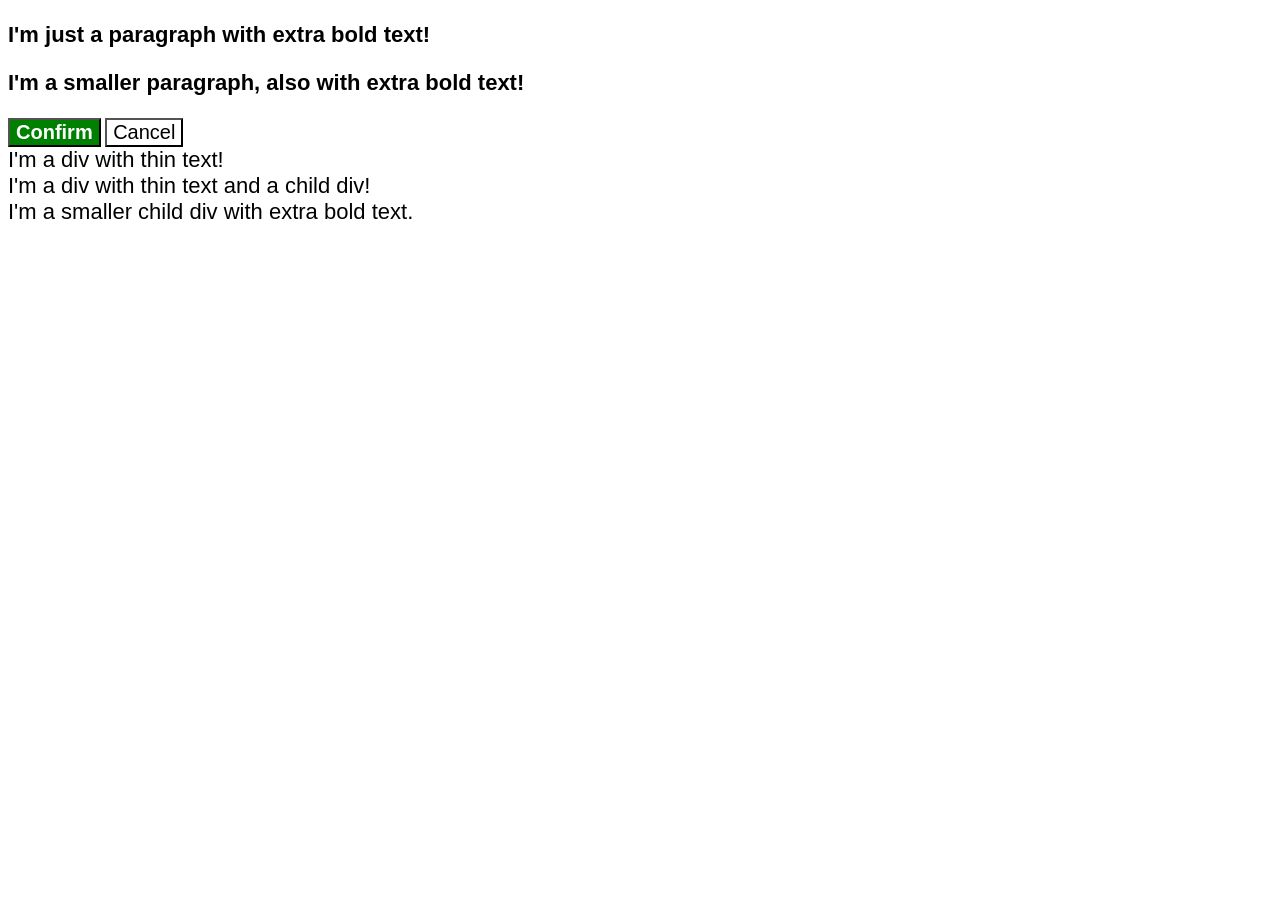
<file: cascade_01/index.html>
<!DOCTYPE html>
<html lang="en">
  <head>
    <meta charset="UTF-8">
    <meta http-equiv="X-UA-Compatible" content="IE=edge">
    <meta name="viewport" content="width=device-width, initial-scale=1.0">
    <title>Fix the Cascade</title>
    <link rel="stylesheet" href="style.css">
  </head>
  <body>
    <p class="para">I'm just a paragraph with extra bold text!</p>
    <p class="para small-para">I'm a smaller paragraph, also with extra bold text!</p>

    <button id="confirm-button" class="button confirm">Confirm</button>
    <button id="cancel-button" class="button cancel">Cancel</button>

    <div class="text">I'm a div with thin text!</div>
    <div class="text">I'm a div with thin text and a child div!
      <div class="text child">I'm a smaller child div with extra bold text.</div>
    </div>
  </body>
</html>
</file>
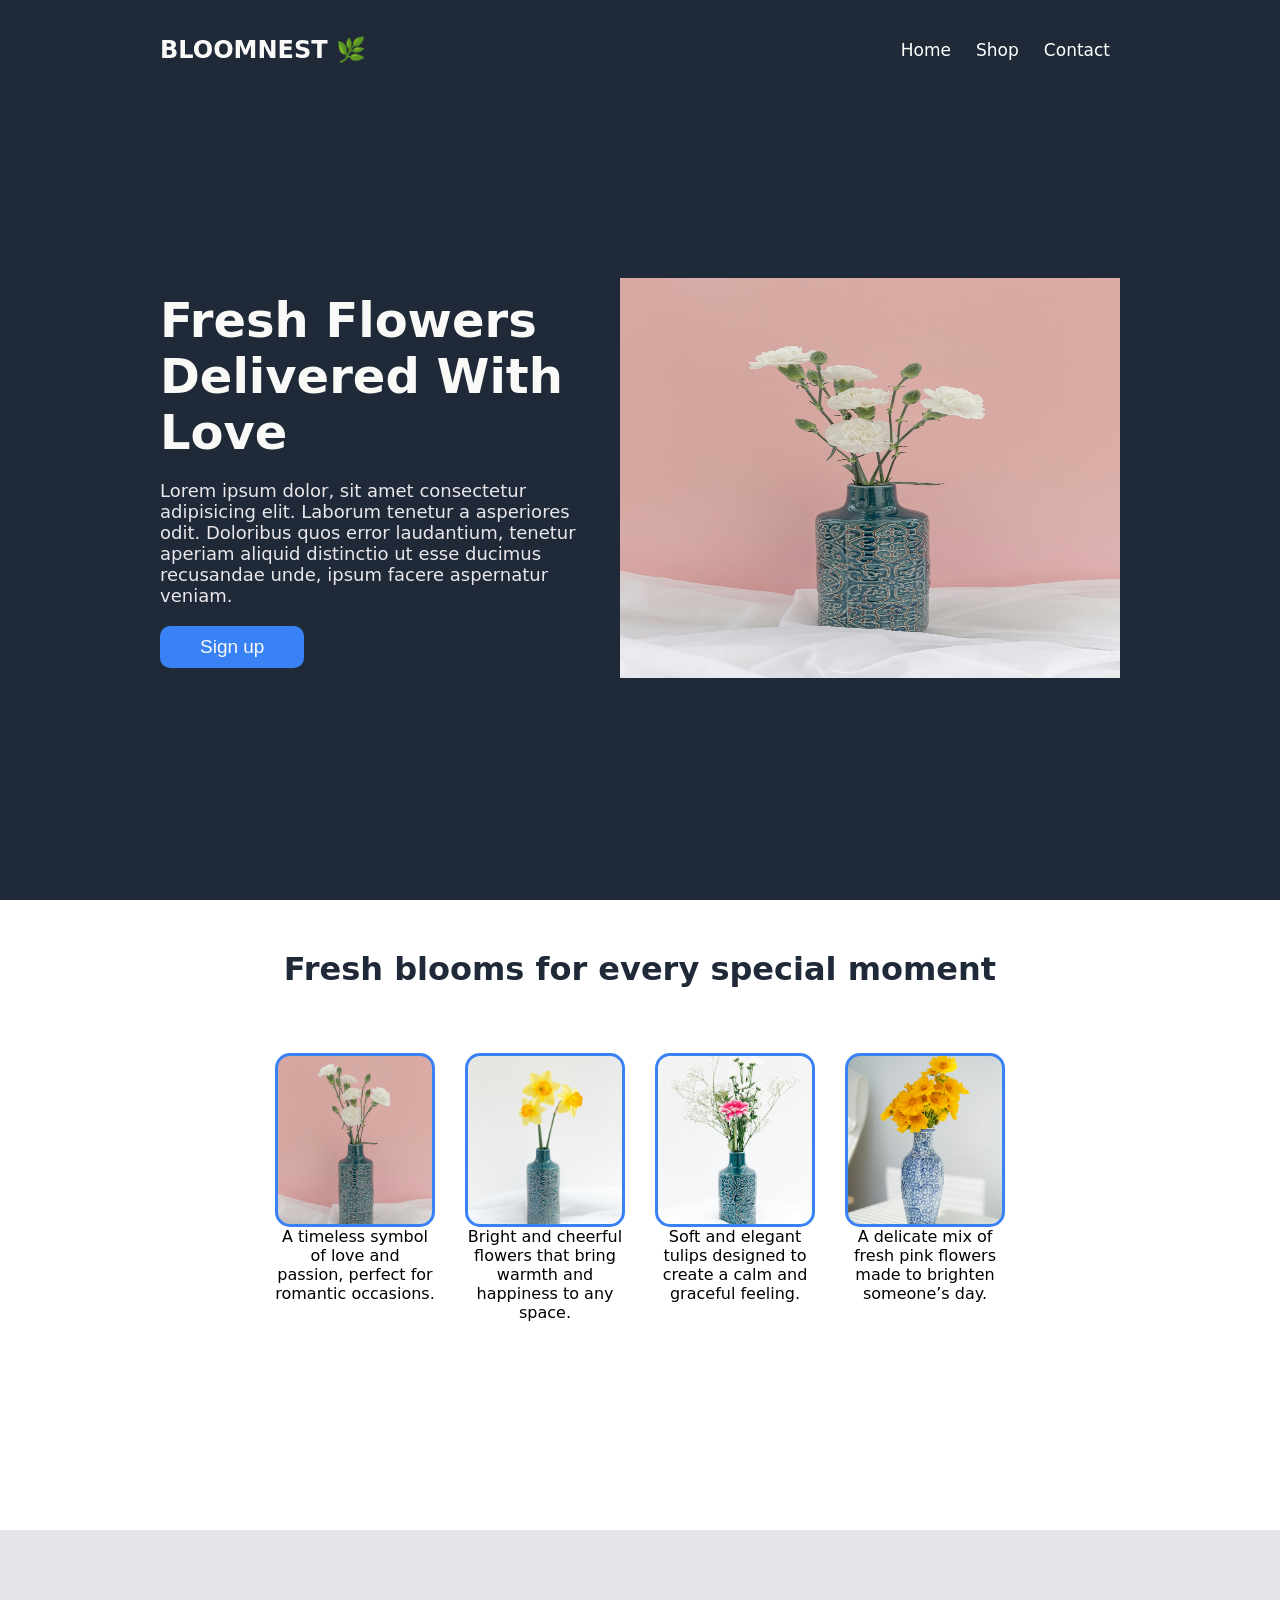
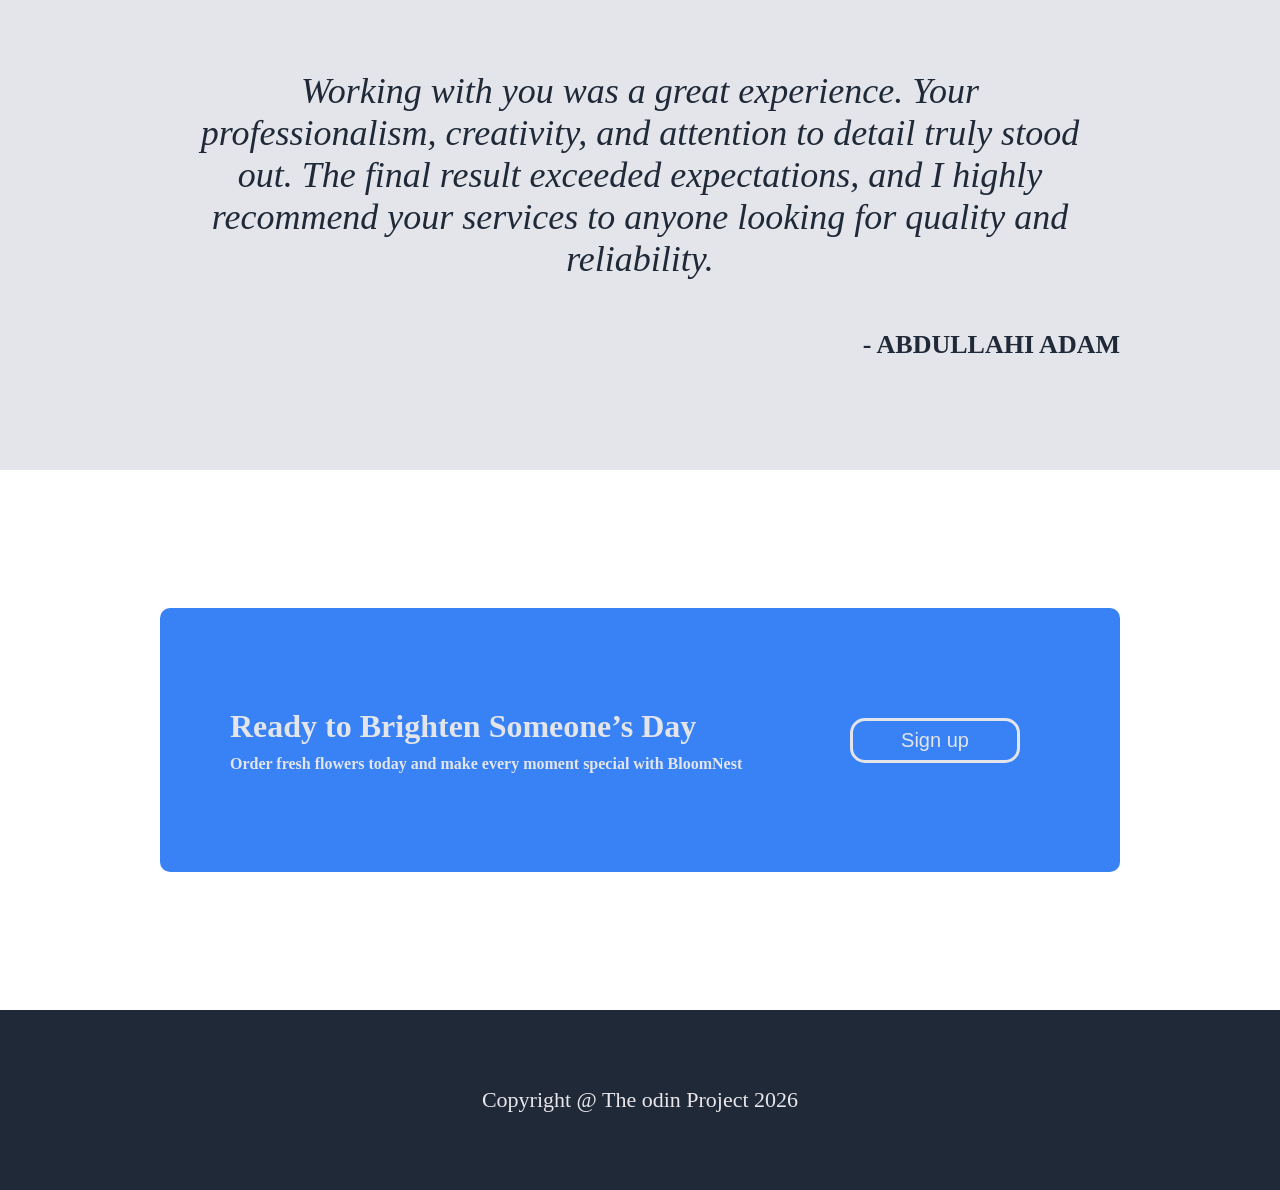
<file: landingpage/index.html>
<!DOCTYPE html>
<html lang="en">
<head>
    <meta charset="UTF-8">
    <meta name="viewport" content="width=device-width, initial-scale=1.0">
    <link rel="stylesheet" href="style.css">
    <title>landingpage</title>
</head>
<body>
    <div class="main">
        <div class="navbar">
            <div class="left-logo">
                BLOOMNEST 🌿
            </div>
            <div class="navigations">
                <nav>
                    <a href="">Home</a>
                    <a href="">Shop</a>
                    <a href="">Contact</a>
                </nav>
            </div>
        </div>
        <div class="hero">
            <div class="left-content">
                <h1>Fresh Flowers Delivered With Love</h1>
                <p>Lorem ipsum dolor, sit amet consectetur adipisicing elit. Laborum tenetur a asperiores odit. Doloribus quos error laudantium, tenetur aperiam aliquid distinctio ut esse ducimus recusandae unde, ipsum facere aspernatur veniam.</p>
                <button id="signup-btn">Sign up</button>
            </div>
            <div class="right-content">
                <img src="images/natalie-kinnear-8meK0SfPZYw-unsplash (2).jpg" alt="This is an image" height="400" width="500">
            </div>
        </div>
    </div>
    <div class="submain-info">
        <div class="feature-heading">
            <h1>Fresh blooms for every special moment</h1>
        </div>
        <div class="feature-content">
            <div class="card card1">
                <div class="subcard">

                </div>
                <p>A timeless symbol of love and passion, perfect for romantic occasions.</p>
            </div>
            <div class="card card2">
                <div class="subcard">

                </div>
                <p>Bright and cheerful flowers that bring warmth and happiness to any space.</p>
            </div>
            <div class="card card3">
                <div class="subcard">

                </div>
                <p>Soft and elegant tulips designed to create a calm and graceful feeling.</p>
            </div>
            <div class="card card4">
                <div class="subcard">

                </div>
                <p>A delicate mix of fresh pink flowers made to brighten someone’s day. </p>
            </div>
        </div>
    </div>    
    <div class="testimonial">
        <div class="testimonial-note">
           <i>Working with you was a great experience. Your professionalism, creativity, and attention to detail truly stood out. The final result exceeded expectations, and I highly recommend your services to anyone looking for quality and reliability.</i> 
        </div>
        <div class="testimonial-author">
            - ABDULLAHI ADAM
        </div>
    </div>
    <div class="call-to-action">
        <div class="main-cta">
            <div class="left-cta">
                <h1>Ready to Brighten Someone’s Day</h1>
                <p>Order fresh flowers today and make every moment special with BloomNest</p>
            </div>
            <div class="right-cta">
                <button>Sign up</button>
            </div>
        </div>
    </div>
    <div class="footer">
        <p>Copyright @ The odin Project 2026</p>
    </div>
    <div class="submain">

    </div>
    
</body>
</html>
</file>
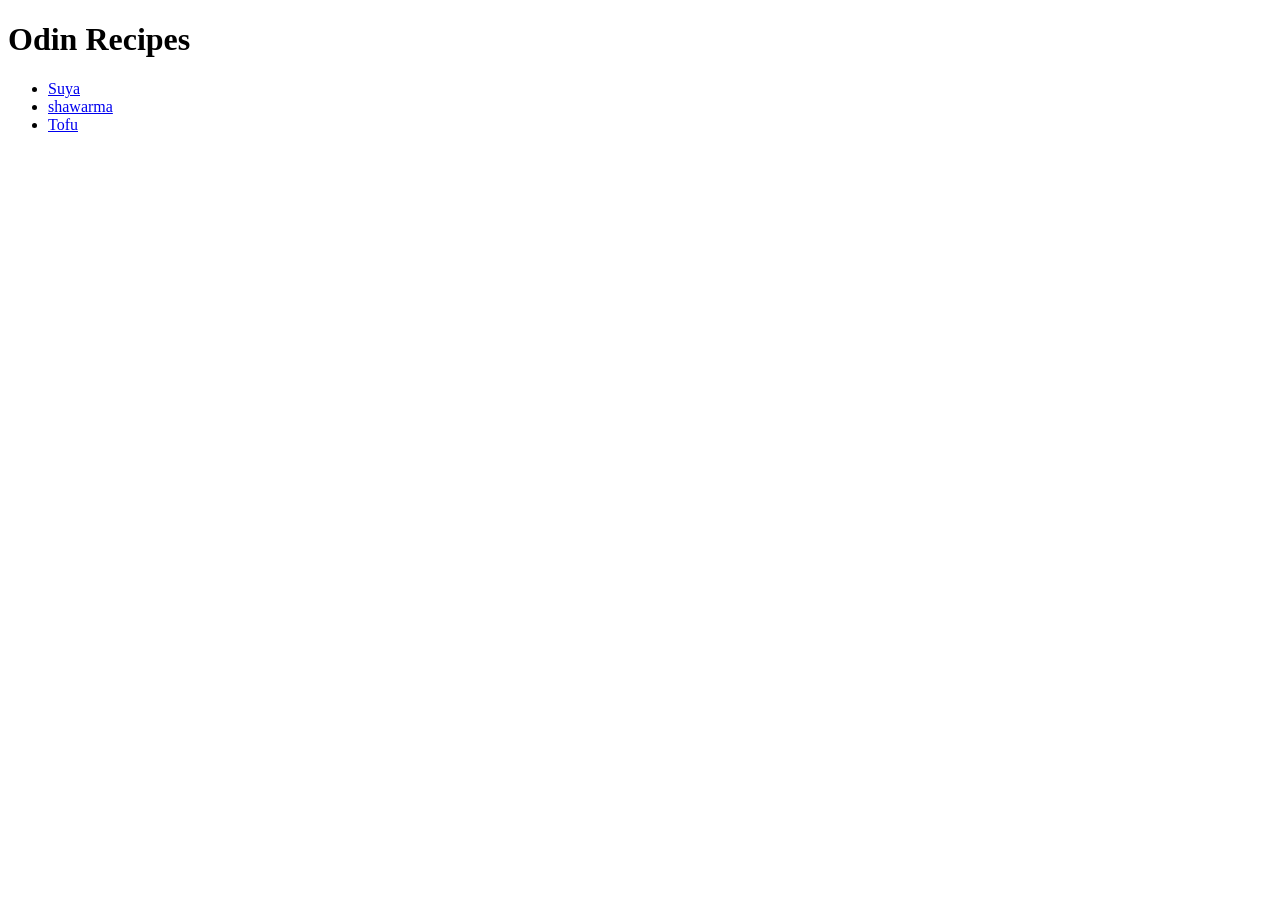
<file: odin_recipes/index.html>
<!DOCTYPE html>
<html lang="en">
<head>
    <meta charset="UTF-8">
    <meta name="viewport" content="width=device-width, initial-scale=1.0">
    <title>first site</title>
</head>
<body>
    <h1>Odin Recipes</h1>
    <ul>
        <li><a href="images/suya.jpg">Suya</a></li>
        <li><a href="images/shawarma.jpg">shawarma</a></li>
        <li><a href="images/tofu.jpg">Tofu</a></li>
    </ul>
    
    
    <p></p>
</body>
</html>
</file>
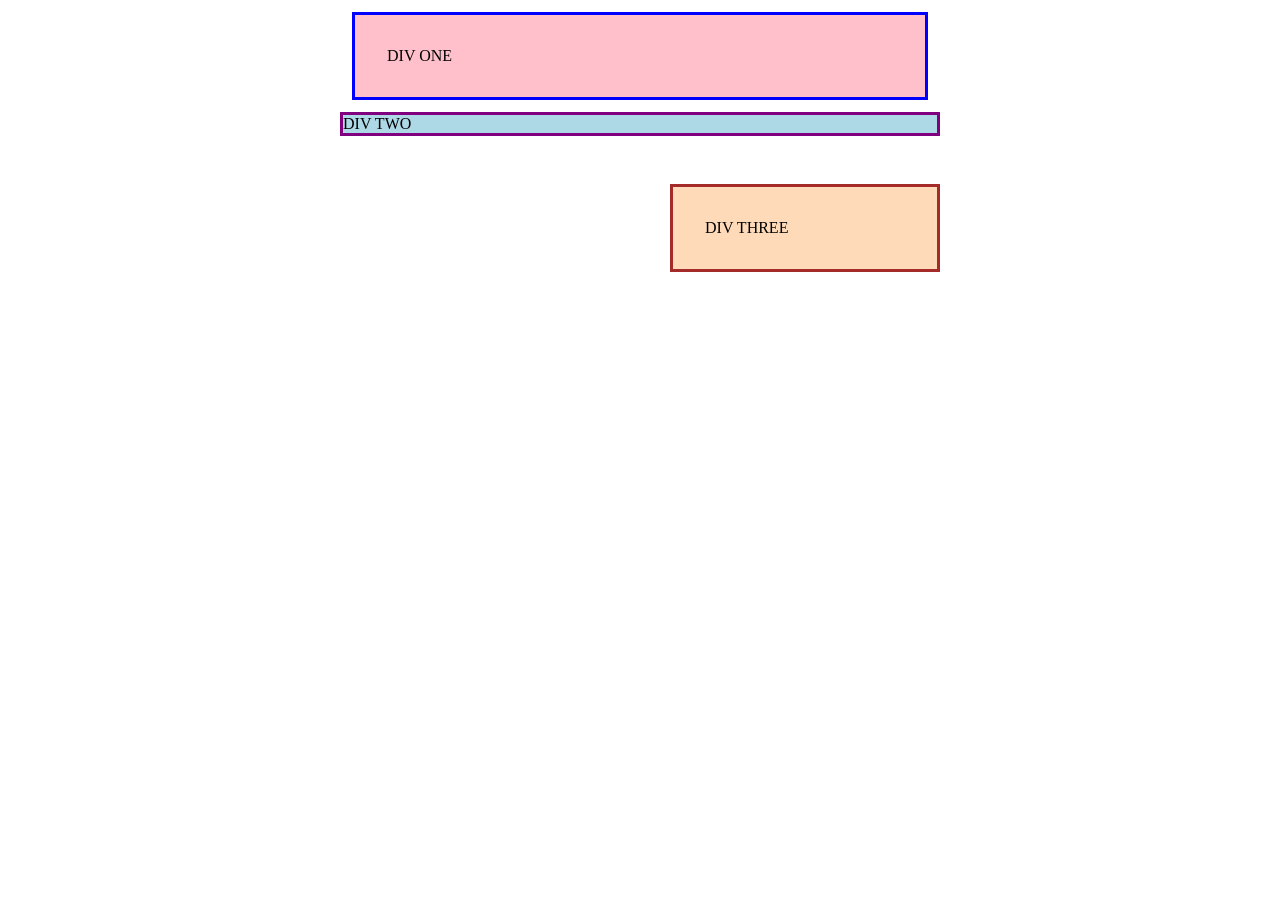
<file: block-and-inline/01-margin-and -padding/index.html>
<!DOCTYPE html>
<html lang="en">
  <head>
    <meta charset="UTF-8">
    <meta http-equiv="X-UA-Compatible" content="IE=edge">
    <meta name="viewport" content="width=device-width, initial-scale=1.0">
    <title>Margin and Padding exercise</title>
    <link rel="stylesheet" href="style.css">
  </head>
  <body>
    <div class="one">
      DIV ONE
    </div>
    <div class="two">
      DIV TWO
    </div>
    <div class="three">
      DIV THREE
    </div>
  </body>
</html>
</file>
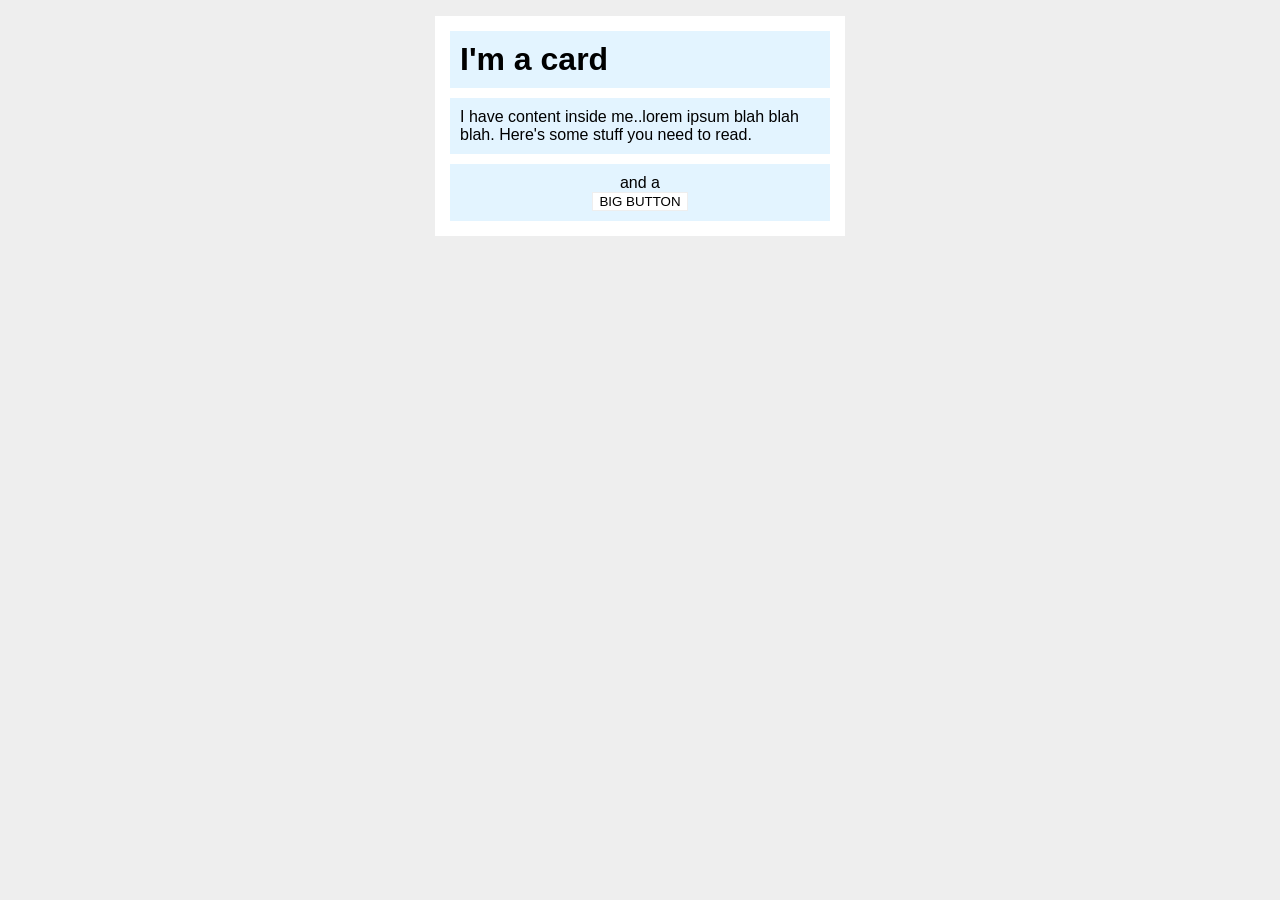
<file: block-and-inline/02-margin-and -padding-02/index.html>
<!DOCTYPE html>
<html lang="en">
  <head>
    <meta charset="UTF-8">
    <meta http-equiv="X-UA-Compatible" content="IE=edge">
    <meta name="viewport" content="width=device-width, initial-scale=1.0">
    <title>Margin and Padding exercise 2</title>
    <link rel="stylesheet" href="style.css">
  </head>
  <body>
    <div class="card">
      <h1 class="title">I'm a card</h1>
      <div class="content">I have content inside me..lorem ipsum blah blah blah. Here's some stuff you need to read.</div>
      <div class="button-container">and a <br><button>BIG BUTTON</button></div>
    </div>
  </body>
</html>
</file>
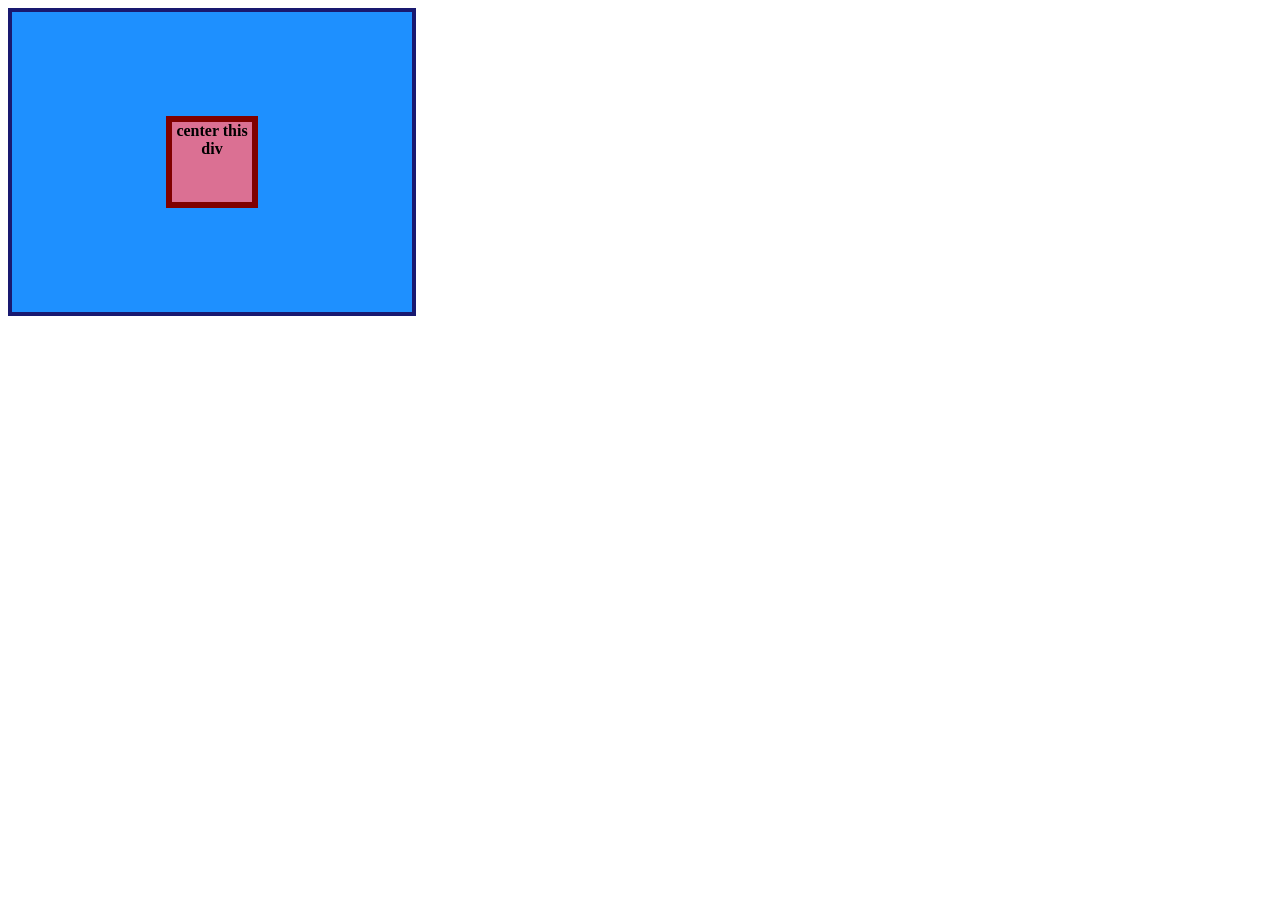
<file: flex/01-flex-center/index.html>
<!DOCTYPE html>
<html lang="en">
  <head>
    <meta charset="UTF-8">
    <meta http-equiv="X-UA-Compatible" content="IE=edge">
    <meta name="viewport" content="width=device-width, initial-scale=1.0">
    <title>CENTER THIS DIV</title>
    <link rel="stylesheet" href="style.css">
  </head>
  <body>
    <div class="container">
      <div class="box">center this div</div>
    </div>
  </body>
</html>
</file>
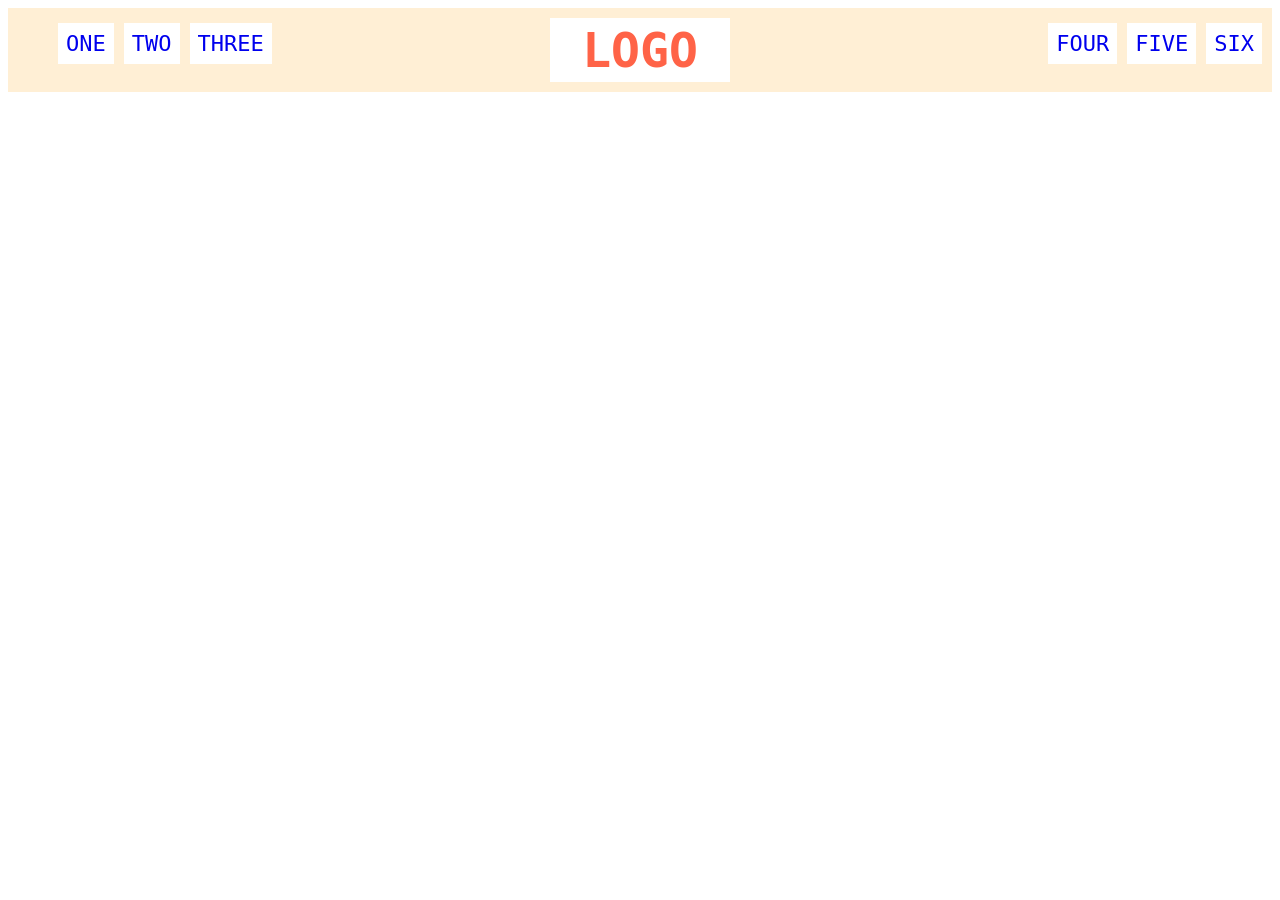
<file: flex/02-flex-header/index.html>
<!DOCTYPE html>
<html lang="en">
  <head>
    <meta charset="UTF-8">
    <meta http-equiv="X-UA-Compatible" content="IE=edge">
    <meta name="viewport" content="width=device-width, initial-scale=1.0">
    <title>Flex Header</title>
    <link rel="stylesheet" href="style.css">
  </head>
  <body>
    <div class="header">
      <div class="left-links">
        <ul>
          <li><a href="#">ONE</a></li>
          <li><a href="#">TWO</a></li>
          <li><a href="#">THREE</a></li>
        </ul>
      </div>
      <div class="logo">LOGO</div>
      <div class="right-links">
        <ul>
          <li><a href="#">FOUR</a></li>
          <li><a href="#">FIVE</a></li>
          <li><a href="#">SIX</a></li>
        </ul>
      </div>
    </div>
  </body>
</html>
</file>
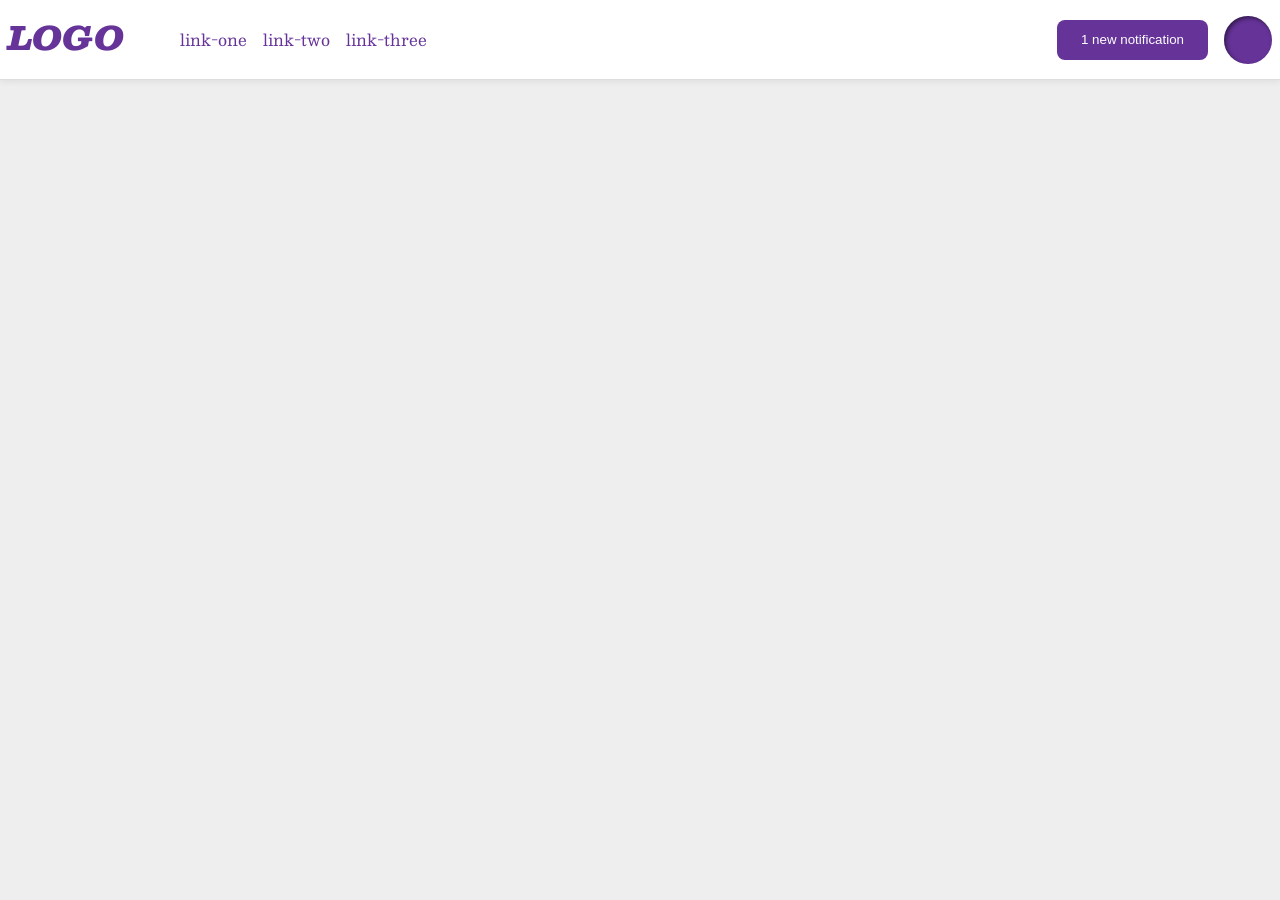
<file: flex/03-flex-header-2/index.html>
<!DOCTYPE html>
<html lang="en">
  <head>
    <meta charset="UTF-8">
    <meta http-equiv="X-UA-Compatible" content="IE=edge">
    <meta name="viewport" content="width=device-width, initial-scale=1.0">
    <title>Flex Header 2</title>
    <link rel="stylesheet" href="style.css">
  </head>
  <body>
    <div class="header">
      <div class="container-1">
        <div class="logo">
        LOGO
      </div>
      <ul class="links">
        <li><a href="https://google.com">link-one</a></li>
        <li><a href="https://google.com">link-two</a></li>
        <li><a href="https://google.com">link-three</a></li>
      </ul>

      </div>  
      <div class="container-2">
        <button class="notifications">
            1 new notification
        </button>
        <div class="profile-image"></div>
      </div>

    </div>
      
  </body>
</html>
</file>
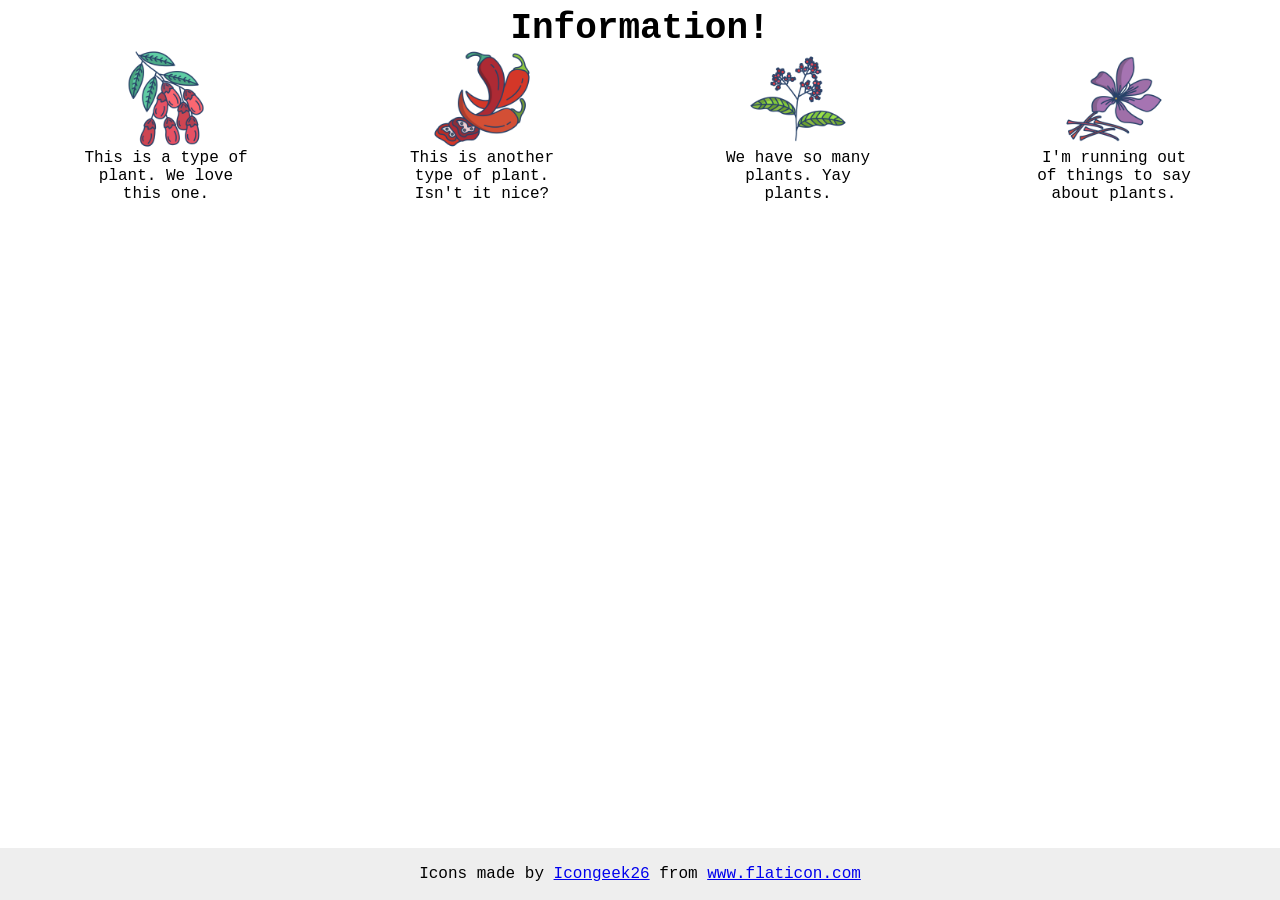
<file: flex/04-flex-information/index.html>
<!DOCTYPE html>
<html lang="en">
  <head>
    <meta charset="UTF-8">
    <meta http-equiv="X-UA-Compatible" content="IE=edge">
    <meta name="viewport" content="width=device-width, initial-scale=1.0">
    <title>Information</title>
    <link rel="stylesheet" href="style.css">
  </head>
  <body>
    <div class="title">Information!</div>
        <div class="container">

            <div class="inner-img">
                <img src="./images/barberry.png" alt="barberry">
            <div class="text">This is a type of plant. We love this one.</div>

            </div>

            <div class="inner-img">
                <img src="./images/chilli.png" alt="chili">
                <div class="text">This is another type of plant. Isn't it nice?</div>

            </div>
            
            <div class="inner-img">
                <img src="./images/pepper.png" alt="pepper">
                <div class="text">We have so many plants. Yay plants.</div>

            </div>
            
            <div class="inner-img">
                <img src="./images/saffron.png" alt="saffron">
            <div class="text">I'm running out of things to say about plants.</div>
        
            </div>
            
            </div>

    <!-- disregard this section, it's here to give attribution to the creator of these icons -->
    <div class="footer">
      <div>Icons made by <a href="https://www.flaticon.com/authors/icongeek26" title="Icongeek26">Icongeek26</a> from <a href="https://www.flaticon.com/" title="Flaticon">www.flaticon.com</a></div>
    </div>
  </body>
</html>
</file>
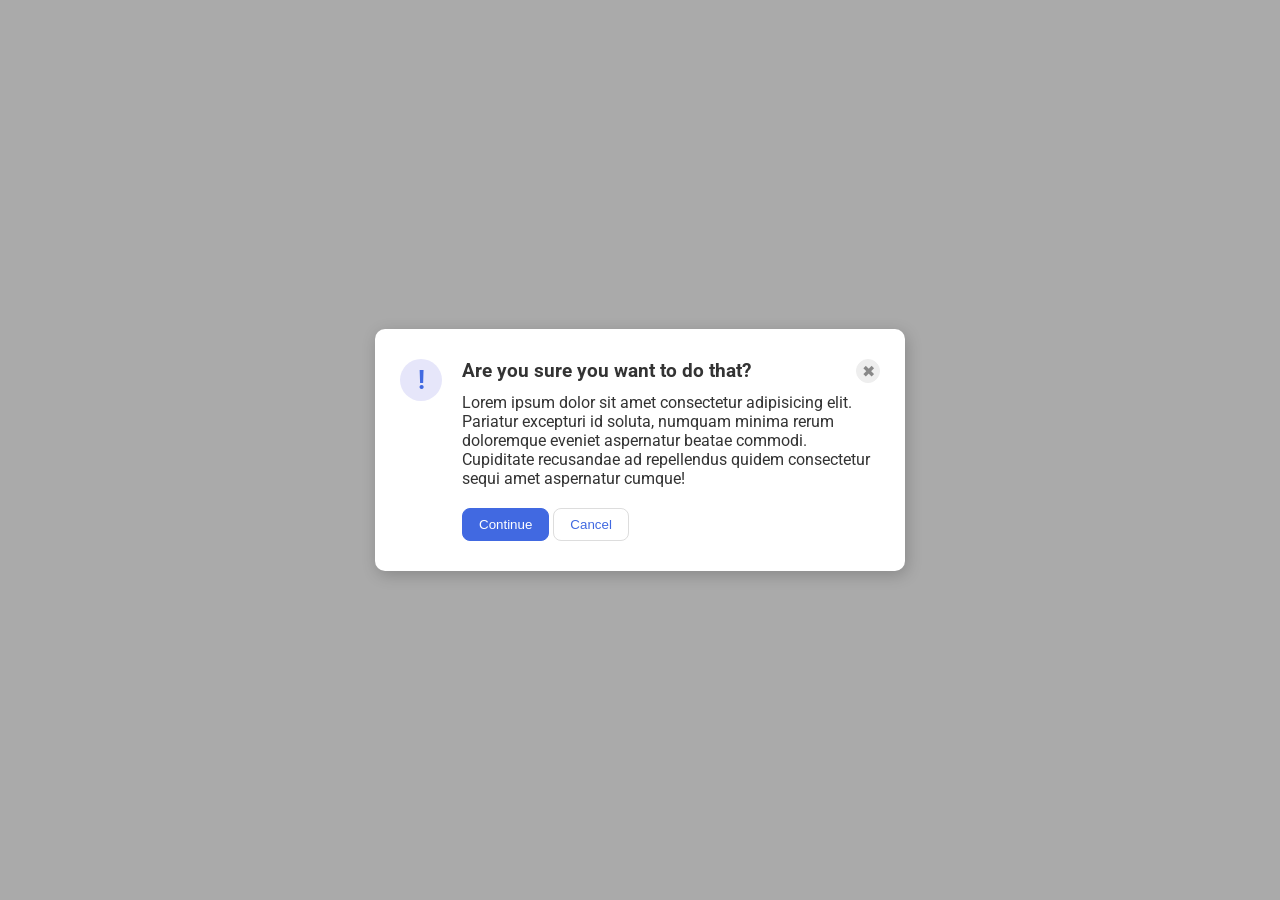
<file: flex/05-flex-modal/index.html>
<!DOCTYPE html>
<html lang="en">
  <head>
    <meta charset="UTF-8">
    <meta http-equiv="X-UA-Compatible" content="IE=edge">
    <meta name="viewport" content="width=device-width, initial-scale=1.0">
    <link rel="stylesheet" href="style.css">
    <title>Modal</title>
  </head>
  <body>
    <div class="modal">
        <div class="flex1">
            <div class="icon">!</div>
        </div>
        <div class="flex2">
            <div class="inner1">
                <div class="header">Are you sure you want to do that?</div>
                <button class="close-button">✖</button>
            </div>

            <div class="text">Lorem ipsum dolor sit amet consectetur adipisicing elit. Pariatur excepturi id soluta, numquam minima rerum doloremque eveniet aspernatur beatae commodi. Cupiditate recusandae ad repellendus quidem consectetur sequi amet aspernatur cumque!</div>
            <button class="continue">Continue</button>
            <button class="cancel">Cancel</button>
    

        </div>
      
    </div>
  </body>
</html>
</file>
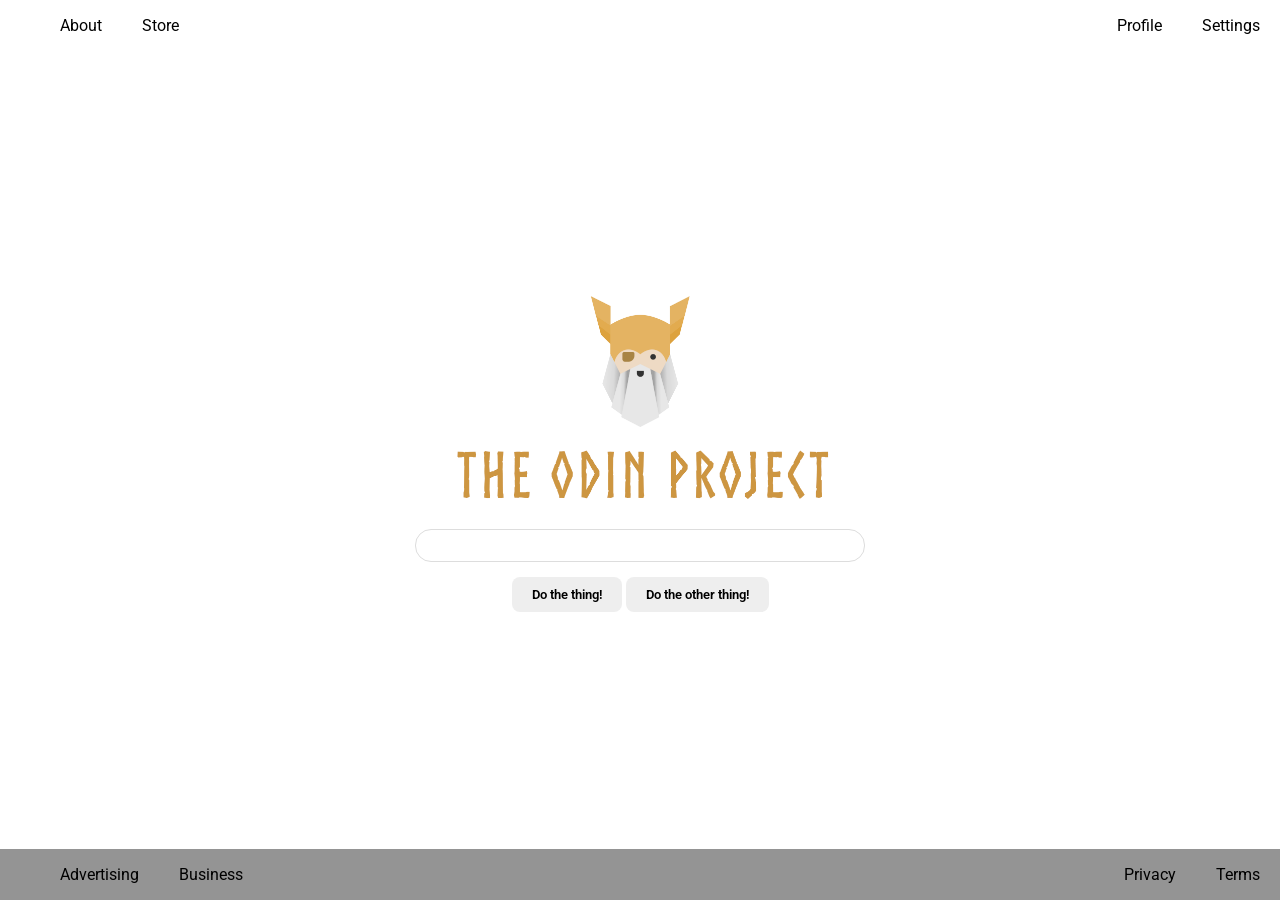
<file: flex/06-flex-layout/index.html>
<!DOCTYPE html>
<html lang="en">
  <head>
    <meta charset="UTF-8">
    <meta http-equiv="X-UA-Compatible" content="IE=edge">
    <meta name="viewport" content="width=device-width, initial-scale=1.0">
    <title>LAYOUT</title>
    <link rel="stylesheet" href="./style.css">
  </head>
  <body>
    <div class="header">
      <ul class="left-links">
        <li><a href="#">About</a></li>
        <li><a href="#">Store</a></li>
      </ul>
      <ul class="right-links">
        <li><a href="#">Profile</a></li>
        <li><a href="#">Settings</a></li>
      </ul>
    </div>
    <div class="content">
      <img src="./logo.png" alt="Project logo. Represents odin with the project name.">
      <div class="input">
        <input type="text">
      </div>
      <div class="buttons">
        <button>Do the thing!</button>
        <button>Do the other thing!</button>
      </div>
    </div>
    <div class="footer" style="background-color: hsl(0, 0%, 58%);">
      <ul class="left-links">
        <li><a href="#">Advertising</a></li>
        <li><a href="#">Business</a></li>
      </ul>
      <ul class="right-links">
        <li><a href="#">Privacy</a></li>
        <li><a href="#">Terms</a></li>
      </ul>
    </div>
  </body>
</html>
</file>
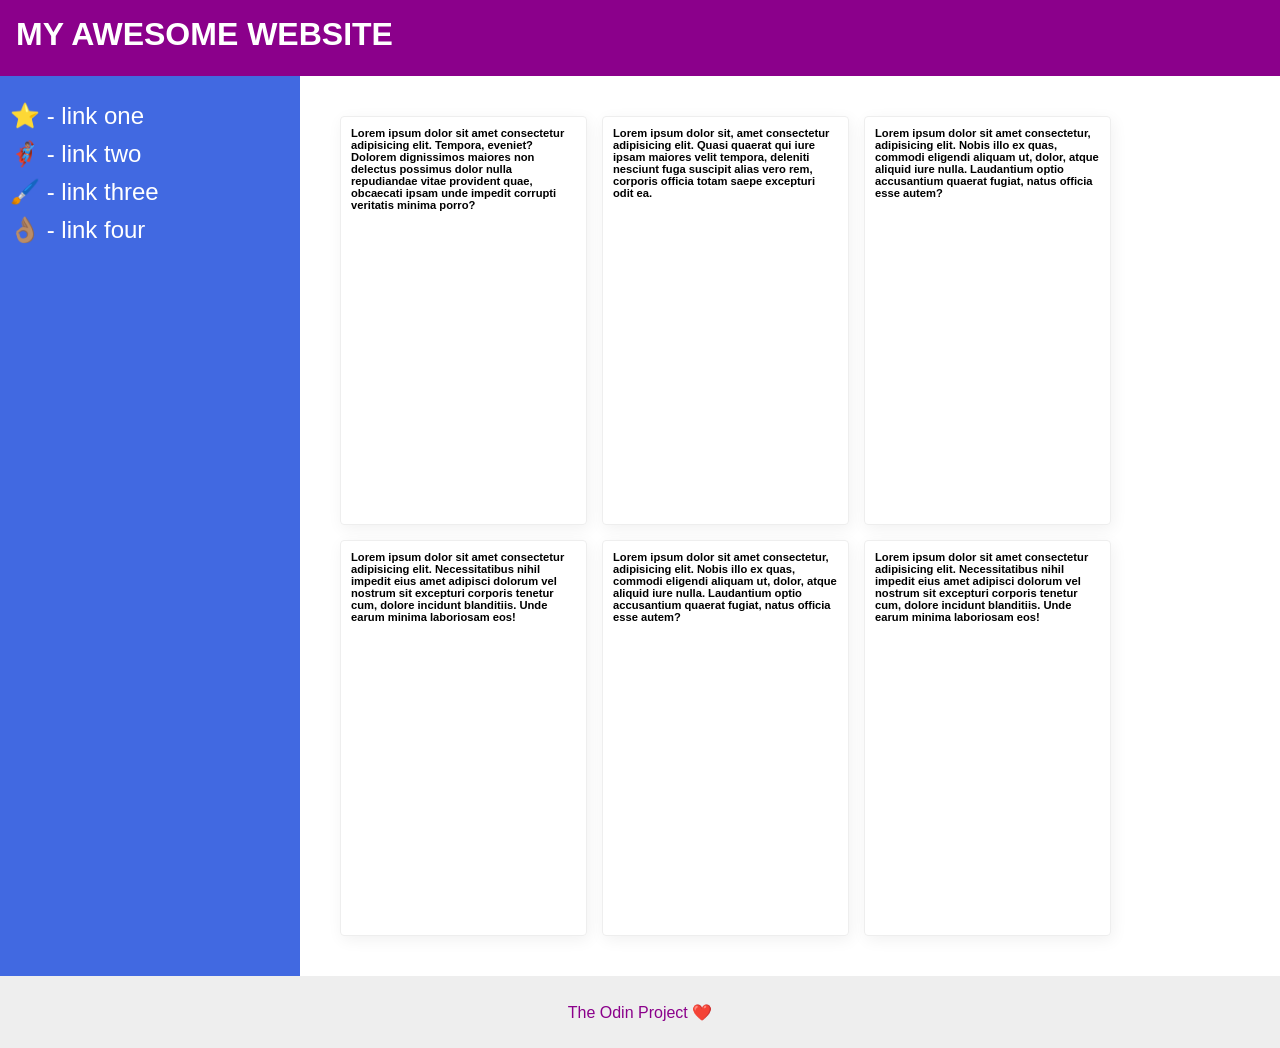
<file: flex/07-flex-layout-2/index.html>
<!DOCTYPE html>
<html lang="en">
  <head>
    <meta charset="UTF-8">
    <meta http-equiv="X-UA-Compatible" content="IE=edge">
    <meta name="viewport" content="width=device-width, initial-scale=1.0">
    <title>The Holy Grail</title>
    <link rel="stylesheet" href="style.css">
  </head>
  <body>
    <div class="header">
      MY AWESOME WEBSITE
    </div>
        
    <div class="container">
        <div class="sidebar">
        <ul>
            <li><a href="#">⭐ - link one</a></li>
            <li><a href="#">🦸🏽‍♂️ - link two</a></li>
            <li><a href="#">🖌️ - link three</a></li>
            <li><a href="#">👌🏽 - link four</a></li>
        </ul>
        </div>
        <div class="mainbar">
            <div class="card">Lorem ipsum dolor sit amet consectetur adipisicing elit. Tempora, eveniet? Dolorem dignissimos maiores non delectus possimus dolor nulla repudiandae vitae provident quae, obcaecati ipsam unde impedit corrupti veritatis minima porro?</div>
            <div class="card">Lorem ipsum dolor sit, amet consectetur adipisicing elit. Quasi quaerat qui iure ipsam maiores velit tempora, deleniti nesciunt fuga suscipit alias vero rem, corporis officia totam saepe excepturi odit ea.</div>
            <div class="card">Lorem ipsum dolor sit amet consectetur, adipisicing elit. Nobis illo ex quas, commodi eligendi aliquam ut, dolor, atque aliquid iure nulla. Laudantium optio accusantium quaerat fugiat, natus officia esse autem?</div>
            <div class="card">Lorem ipsum dolor sit amet consectetur adipisicing elit. Necessitatibus nihil impedit eius amet adipisci dolorum vel nostrum sit excepturi corporis tenetur cum, dolore incidunt blanditiis. Unde earum minima laboriosam eos!</div>
            <div class="card">Lorem ipsum dolor sit amet consectetur, adipisicing elit. Nobis illo ex quas, commodi eligendi aliquam ut, dolor, atque aliquid iure nulla. Laudantium optio accusantium quaerat fugiat, natus officia esse autem?</div>
            <div class="card">Lorem ipsum dolor sit amet consectetur adipisicing elit. Necessitatibus nihil impedit eius amet adipisci dolorum vel nostrum sit excepturi corporis tenetur cum, dolore incidunt blanditiis. Unde earum minima laboriosam eos!</div>
        
        </div>

        
    </div>
    
    <div class="footer">
      The Odin Project ❤️
    </div>
  </body>
</html>
</file>
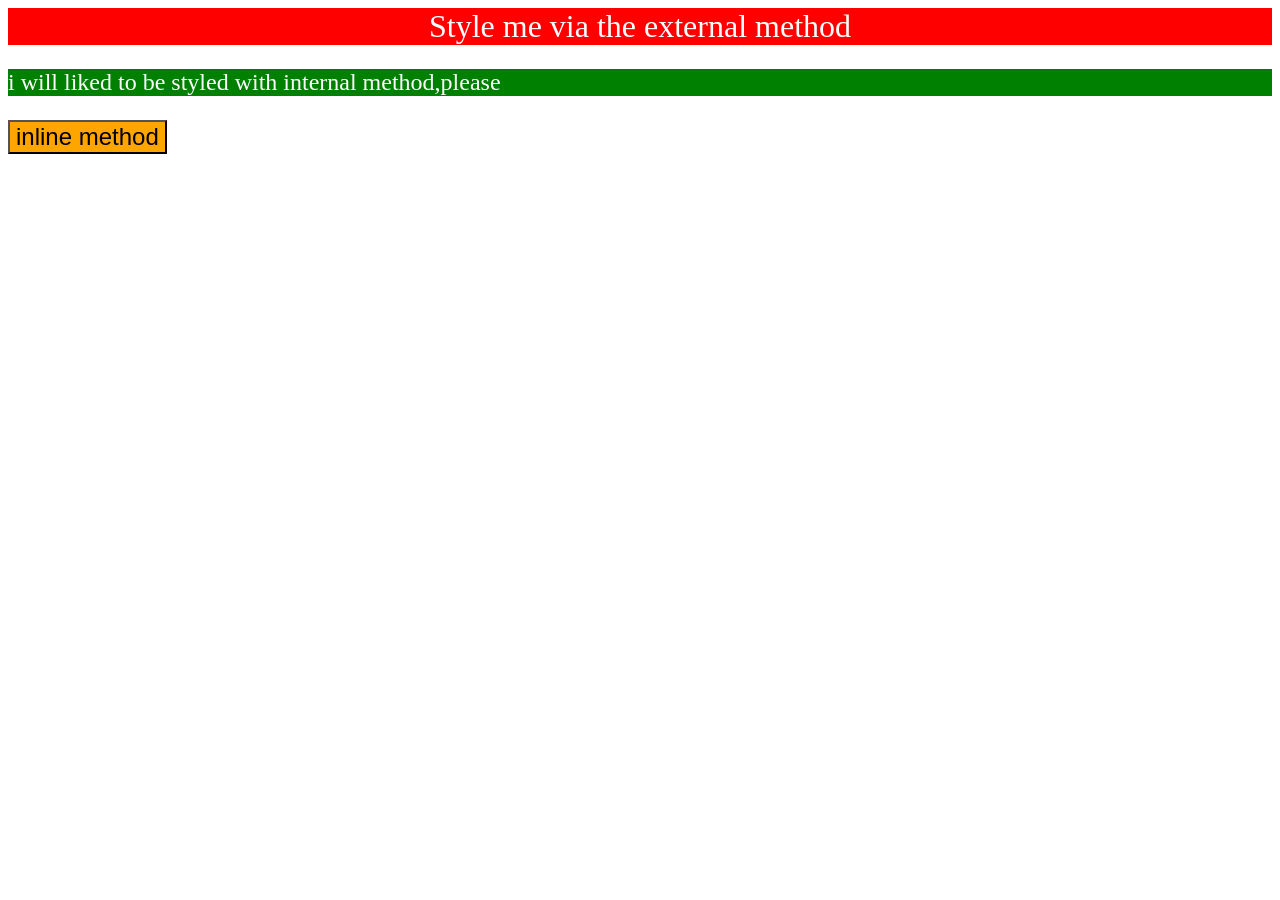
<file: intro-to-css/01-CSS method/index.html>
<!DOCTYPE html>
<html lang="en">
<head>
    <meta charset="UTF-8">
    <link rel="stylesheet" href="style.css">  <!--- External css --->
    <meta name="viewport" content="width=device-width, initial-scale=1.0">
    <title>introduction to css</title>
</head>
<body>
    <div>Style me via the external method</div>
    <p>i will liked to be styled with internal method,please</p>
    <button style="background-color: orange; font-size: 1.5em;">inline method</button>
</body>
<style>
    p{
        background-color: green;
        font-size: 1.5em;
        color: white;
    }
</style>
</html>
</file>
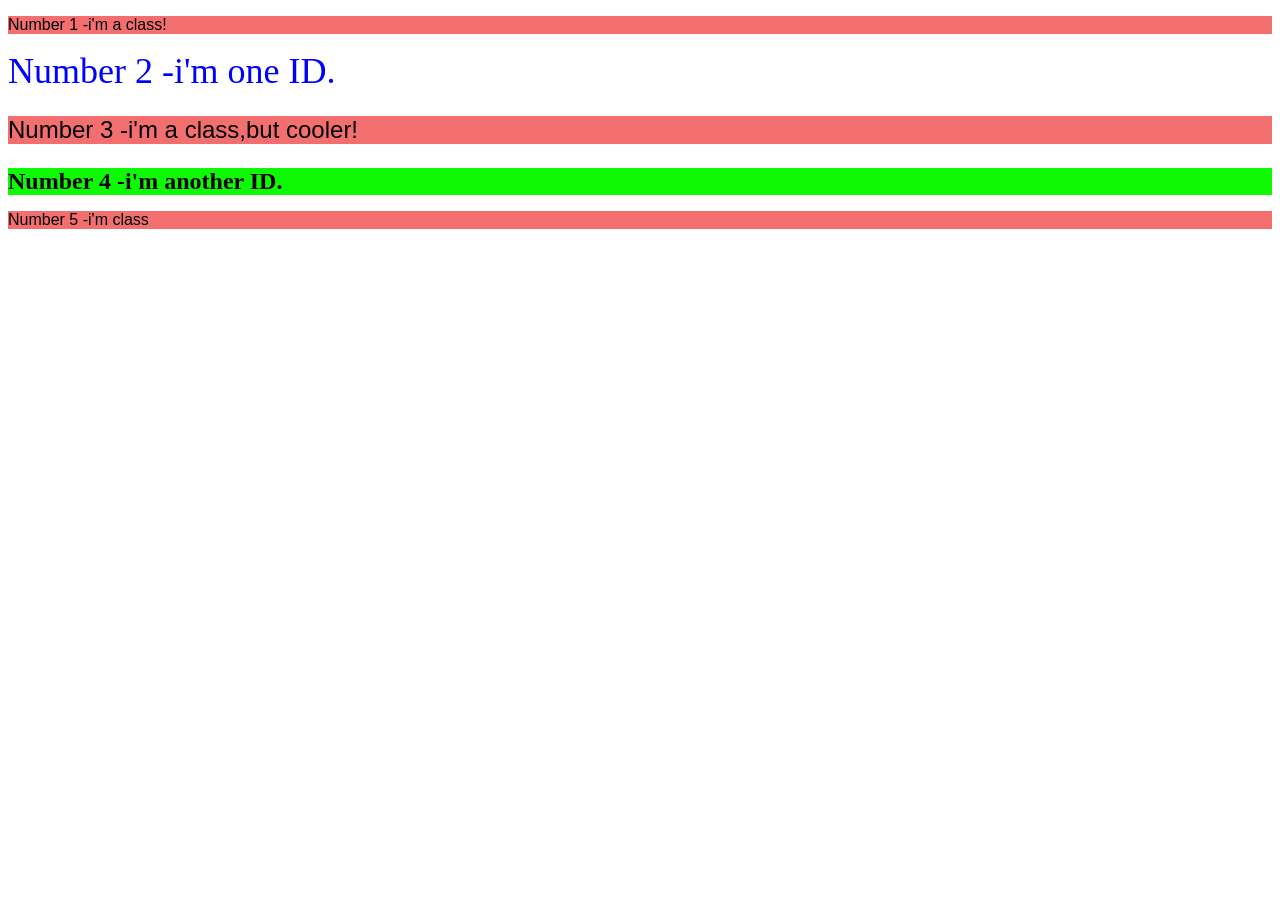
<file: intro-to-css/02-class id selector/index.html>
<!DOCTYPE html>
<html lang="en">
<head>
    <meta charset="UTF-8">
    <link rel="stylesheet" href="style.css">
    <meta name="viewport" content="width=device-width, initial-scale=1.0">
    <title>id and class selectors</title>
</head>
<body>
    <p class="number1">Number 1 -i'm a class!</p>
    <div id="number2">Number 2 -i'm one ID.</div>
    <p class="number3">Number 3 -i'm a class,but cooler!</p>
    <div id="number4">Number 4 -i'm another ID.</div>
    <p class="number5">Number 5 -i'm class</p>
    
</body>
</html>
</file>
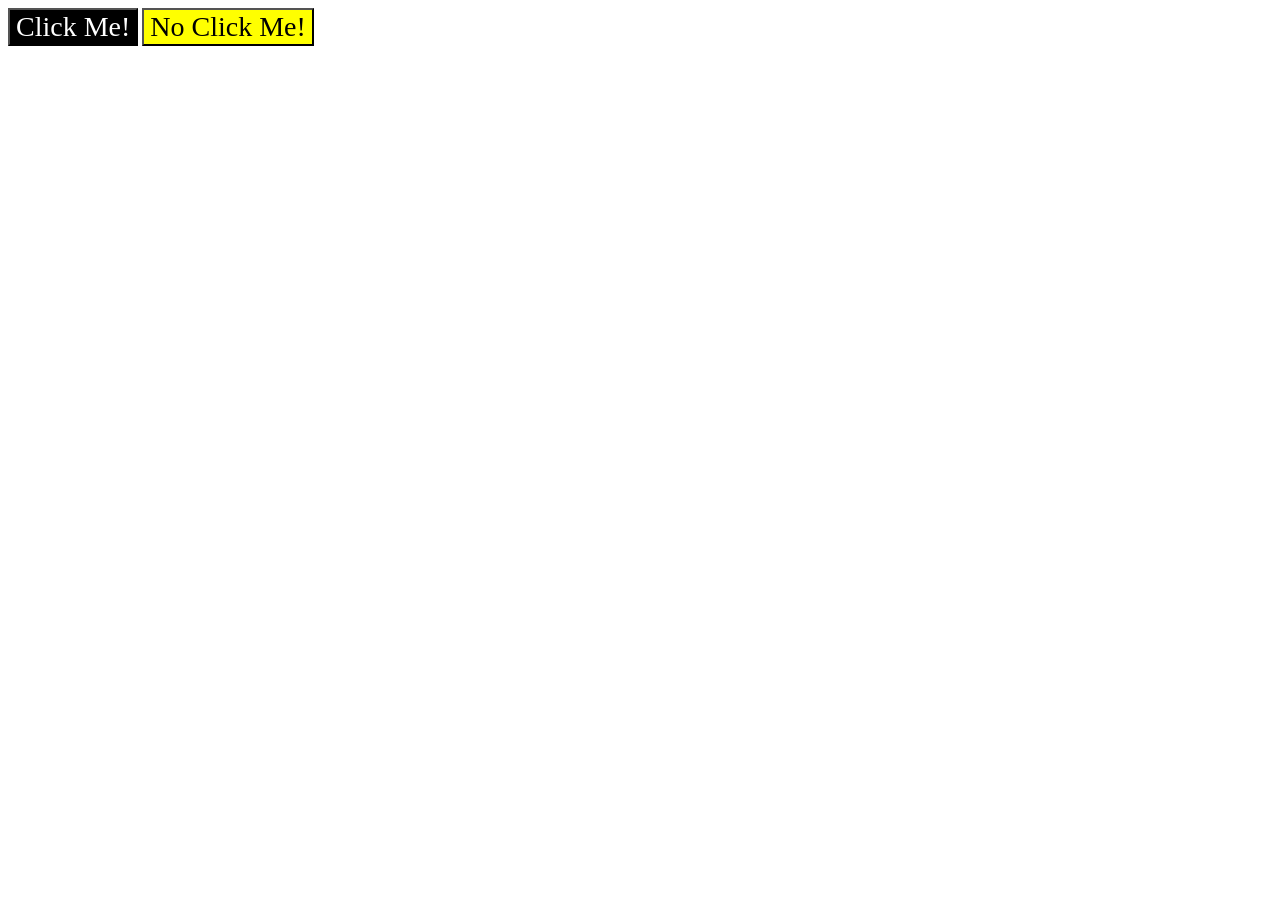
<file: intro-to-css/03-grouping selector/index.html>
<!DOCTYPE html>
<html lang="en">
<head>
    <meta charset="UTF-8">
    <link rel="stylesheet" href="style.css">
    <meta name="viewport" content="width=device-width, initial-scale=1.0">
    <title>grouping selector</title>
</head>
<body>
    <button class="btn1">Click Me!</button>
    <button class="btn2">No Click Me!</button>
    
</body>
</html>
</file>
<file: cascade_01/style.css>
body {
  font-family: Arial, Helvetica, sans-serif;
}

.para,
.small-para {
  color: hsl(0, 0%, 0%);
  font-weight: 800;
}

.small-para {
  font-size: 14px;
  font-weight: 800;
}

.para {
  font-size: 22px;
}

#confirm-button {
  background: green;
  color: white;
  font-weight: bold;
} 

.button {
  background-color: rgb(255, 255, 255);
  color: rgb(0, 0, 0);
  font-size: 20px;
}

.child {
  color: rgb(0, 0, 0);
  font-weight: 800;
  font-size: 14px;
}

div.text {
  color: rgb(0, 0, 0);
  font-size: 22px;
  font-weight: 100;
}
</file>
<file: landingpage/style.css>
*{
    box-sizing: border-box;
    margin: 0;
}
.main {
    min-height: 100vh;
    background-color: #1f2937;
    font-family: system-ui, -apple-system, BlinkMacSystemFont, 'Segoe UI', Roboto, Oxygen, Ubuntu, Cantarell, 'Open Sans', 'Helvetica Neue', sans-serif;
    display: flex;
    flex-direction: column;
    padding: 20px 160px 20px 160px;
}

.navbar {
    display: flex;
    justify-content: space-between;
    align-items: center;
    height: 60px;
}

.left-logo {
    color: #f9faf8;
    font-weight: 800;
    font-size: 24px;
}

nav a{
    text-decoration: none;
    color: white;
    font-size: 17px;
    margin: 10px;
}

.hero{
    display: flex;
    flex: 1;
    justify-content: center;
    align-items: center;
}

.left-content{
    display: flex;
    flex-direction: column;
    gap: 20px;
    align-items: start;
}

.left-content h1{
    color: #f9faf8;
    font-size: 48px;
    font-family: system-ui, -apple-system, BlinkMacSystemFont, 'Segoe UI', Roboto, Oxygen, Ubuntu, Cantarell, 'Open Sans', 'Helvetica Neue', sans-serif;
    font-weight: 900;
}

.left-content p{
    color: #e9e7eb;
    font-size: 18px;
    padding: 0px 30px 0px 0px;
}
#signup-btn {
    background-color: #3882f6;
    color: #f9faf8;
    padding: 10px 40px;
    border-radius: 10px;
    font-size: 19px;
    border: none;
}

.submain-info {
    min-height: 70vh;
    font-family: system-ui, -apple-system, BlinkMacSystemFont, 'Segoe UI', Roboto, Oxygen, Ubuntu, Cantarell, 'Open Sans', 'Helvetica Neue', sans-serif;
    display: flex;
    flex-direction: column;
    padding: 50px 160px 50px 160px;
    align-items: center;
    gap: 30px;
}

.feature-heading {
    color: #1f2937;
}

.feature-content {
    display: flex;
    gap: 20px;
    padding: 30px;
}

.card {
    height: 300px;
    width: 170px;
    border-radius: 15px;
    padding: 5px;
}

.subcard {
    border: solid 3px #3882f6;
    height: 60%;
    border-radius: 15px;

}

.card p{
    text-align: center;
}

.testimonial {
    background-color: #e3e5eb;
    min-height: 60vh;
    display: flex;
    flex-direction: column;
    justify-content: center;
    align-items: center;
    padding: 50px 160px 50px 160px;
    gap: 20px;

}

.testimonial-note {
    color: #1f2937;
    text-align: center;
    font-weight: 300;
    font-size: 36px;
    padding: 30px;
}

.testimonial-author {
    font-size: 26px;
    font-weight: 600;
    text-decoration: capitalize;
    align-self: flex-end;
    color: #1f2937;
}   

.call-to-action{
    display: flex;
    justify-content: center;
    align-items: center;
    height: 60vh;
    padding: 50px 160px 50px 160px;
}

.main-cta {
    background-color: #3882f6;
    height: 60%;
    width: 100%;
    border-radius: 10px;
    display: flex;
    justify-content: space-between;
    align-items: center;
    padding: 100px 50px 100px 50px;
}

.left-cta {
    color: #e3e5eb;
    font-size: 16px;
    font-weight: 600;
    margin-left: 20px;
    display: flex;
    flex-direction: column;
    gap: 10px;

}

.right-cta button{
    color: #e3e5eb;
    background-color: transparent;
    border: 3px solid #e3e5eb;
    width: 170px;
    height: 45px;
    border-radius: 15px;
    margin-right: 50px;
    font-size: 20px;

}

.footer {
    background-color: #1f2937;
    display: flex;
    justify-content: center;
    align-items: center;
    min-height: 20vh;
}

.footer p{
    color: #e9e7eb;
    font-size: 22px;
    font-weight: 300;
}

.card1 .subcard{
    background-image: url(images/natalie-kinnear-8meK0SfPZYw-unsplash\ \(2\).jpg);
    background-position: center;
    background-size: cover;
    background-repeat: no-repeat;
}
.card2 .subcard{
    background-image: url(images/natalie-kinnear-yao1ypcubTs-unsplash\ \(1\).jpg);
    background-position: center;
    background-size: cover;
    background-repeat: no-repeat;
}
.card3 .subcard{
    background-image: url(images/natalie-kinnear-E083NbnCq6Q-unsplash\ \(1\).jpg);
    background-position: center;
    background-size: cover;
    background-repeat: no-repeat;
}
.card4 .subcard{
    background-image: url(images/elena-putina-ENSy20Rj3Ts-unsplash\ \(1\).jpg);
    background-position: center;
    background-size: cover;
    background-repeat: no-repeat;
}
</file>
<file: block-and-inline/01-margin-and -padding/style.css>
body {
  max-width: 600px;
  margin: 0 auto;
}

.one {
  background: pink;
  border: 3px solid blue;
  /* CHANGE ME */
  padding: 32px;
  margin: 12px;
}

.two {
  background: lightblue;
  border: 3px solid purple;
  /* CHANGE ME */
  margin-bottom: 48px;
}

.three {
  background: peachpuff;
  border: 3px solid brown;
  width: 200px;
  /* CHANGE ME */
  padding: 32px;
  margin-left: auto; /* update to auto*/
}
</file>
<file: block-and-inline/02-margin-and -padding-02/style.css>
body {
  background: #eee;
  font-family: sans-serif;
}

.card {
  width: 400px;
  background: #fff;
  margin: 16px auto;
  padding: 5px;
}

.title {
  background: #e3f4ff;
  margin: 10px;
  padding: 10px;
}

.content {
  background: #e3f4ff;
  padding: 10px;
  margin: 10px;
}

.button-container {
  background: #e3f4ff;
  padding: 10px;
  margin: 10px;
  text-align: center;
}

button {
  background: white;
  border: 1px solid #eee;
}
</file>
<file: flex/01-flex-center/style.css>
.container {
  background: dodgerblue;
  border: 4px solid midnightblue;
  width: 400px;
  height: 300px;
  display: flex;
  justify-content: center;
  align-items: center;
}

.box {
  background: palevioletred;
  font-weight: bold;
  text-align: center;
  border: 6px solid maroon;
  width: 80px;
  height: 80px;
}
</file>
<file: flex/02-flex-header/style.css>
.header  {
  font-family: monospace;
  background: papayawhip;
  display: flex;
  justify-content: space-between;
  padding: 10px;
}

.logo {
  font-size: 48px;
  font-weight: 900;
  color: tomato;
  background: white;
  padding: 4px 32px;
}

ul {
  /* this removes the dots on the list items*/
  list-style-type: none;
  display: flex;
  justify-content: space-between;
  gap: 10px;
}

a {
  font-size: 22px;
  background: white;
  padding: 8px;
  /* this removes the line under the links */
  text-decoration: none;
}
</file>
<file: flex/03-flex-header-2/style.css>
/* this is some magical font-importing.  
you'll learn about it later. */
@import url('https://fonts.googleapis.com/css2?family=Besley:ital,wght@0,400;1,900&display=swap');

body {
  margin: 0;
  background: #eee;
  font-family: Besley, serif;
}

.header {
  background: white;
  border-bottom: 1px solid #ddd;
  box-shadow: 0 0 8px rgba(0,0,0,.1);
  display: flex;
  justify-content: space-between;
  padding: 10px 8px;
}

.profile-image {
  background: rebeccapurple;
  box-shadow: inset 2px 2px 4px rgba(0,0,0,.5);
  border-radius: 50%;
  width: 48px;
  height: 48px;
}

.logo {
  color: rebeccapurple;
  font-size: 32px;
  font-weight: 900;
  font-style: italic;
}

button {
  border: none;
  border-radius: 8px;
  background: rebeccapurple;
  color: white;
  padding: 8px 24px;
}

a {
  /* this removes the line under our links */
  text-decoration: none;
  color: rebeccapurple;
}

ul {
  list-style-type: none;
  display: flex;
  gap: 16px;
}

.notifications {
    height: 40px;
}

.container-1{
    display: flex;
    gap: 16px;
}

.container-2{
    display: flex;
    gap: 16px;
    align-items: center;
}
</file>
<file: flex/04-flex-information/style.css>
body {
  font-family: 'Courier New', Courier, monospace;
}

img {
  width: 100px;
  height: 100px;
}

.title {
  font-size: 36px;
  font-weight: 900;
  display: flex;
  justify-content: center;
}

.container{
    display: flex;
    justify-content: space-around;
}

.inner-img {
    display: flex;
    flex-direction: column;
    align-items: center;
    width: 170px;
}

.text {
    text-align: center;
}

/* do not edit this footer */
.footer {
  position: fixed;
  bottom: 0;
  left: 0;
  right: 0;
  height: 52px;
  display: flex;
  align-items: center;
  justify-content: center;
  background: #eee;
}
</file>
<file: flex/05-flex-modal/style.css>
@import url('https://fonts.googleapis.com/css2?family=Roboto:wght@400;700&display=swap');

html, body {
  height: 100%;
}

body {
  font-family: Roboto, sans-serif;
  margin: 0;
  background: #aaa;
  color: #333;
  /* I'll give you this one for free lol */
  display: flex;
  align-items: center;
  justify-content: center;
}

.modal {
  background: white;
  width: 480px;
  border-radius: 10px;
  box-shadow: 2px 4px 16px rgba(0,0,0,.2);

  display: flex;
  gap: 20px;
  padding: 30px 25px;
}

.icon {
  color: royalblue;
  font-size: 26px;
  font-weight: 700;
  background: lavender;
  width: 42px;
  height: 42px;
  border-radius: 50%;
  display: flex;
  align-items: center;
  justify-content: center;
}

.close-button {
  background: #eee;
  border-radius: 50%;
  color: #888;
  font-weight: 400;
  font-size: 16px;
  height: 24px;
  width: 24px;
  display: flex;
  align-items: center;
  justify-content: center;
  border: 1px solid #eee;
  padding: 0;
}

button {
  cursor: pointer;
  padding: 8px 16px;
  border-radius: 8px;
}

button.continue {
  background: royalblue;
  border: 1px solid royalblue;
  color: white;
}

button.cancel {
  background: white;
  border: 1px solid #ddd;
  color: royalblue;
}

.inner1{
    display: flex;
    justify-content: space-between;
}

.text{
    margin:  10px 0px 20px 0px;
}

.header{
    font-weight: 700;
    font-size: 1.2em;
}
</file>
<file: flex/06-flex-layout/style.css>
@import url('https://fonts.googleapis.com/css2?family=Roboto:wght@400;700&display=swap');

body {
  height: 100vh;
  margin: 0;
  overflow: hidden;
  font-family: Roboto, sans-serif;

  display: flex;
  flex-direction: column;
  justify-content: space-between;
}

img {
  width: 600px;
}

button {
  font-family: Roboto, sans-serif;
  border: none;
  border-radius: 8px;
  background: #eee;
}

input {
  border: 1px solid #ddd;
  border-radius: 16px;
  padding: 8px 24px;
  width: 400px;
}

.header, .footer {
  display: flex;
  justify-content: space-between;
  padding: 0px 20px;
}

ul {
  display: flex;
  gap: 40px;
  list-style: none;
}
ul a{
  text-decoration: none;
  color: black;
}

.content {
  display: flex;
  flex-direction: column;
  align-items: center;
  gap: 15px;
}

button {
  padding: 10px 20px;
  font-weight: 600;
}
</file>
<file: flex/07-flex-layout-2/style.css>
body {
  font-family: -apple-system, BlinkMacSystemFont, 'Segoe UI', Roboto, Oxygen, Ubuntu, Cantarell, 'Open Sans', 'Helvetica Neue', sans-serif;
  margin: 0;
  min-height: 100vh;
}

.header {
  height: 60px;
  background: darkmagenta;
  color: white;
  margin: 0;
  font-weight: 900;
  font-size: 32px;
  padding: 16px 16px 0px 16px;
}

.footer {
  height: 72px;
  background: #eee;
  color: darkmagenta;
  display: flex;
  align-items: center;
  justify-content: center;
}

.sidebar {
  width: 300px;
  background: royalblue;
  box-sizing: border-box;
  display: flex;
  flex-direction: column;
  align-items: start;
  flex-shrink: 0;
}

.card {
  border: 1px solid #eee;
  box-shadow: 2px 4px 16px rgba(0,0,0,.06);
  border-radius: 4px;
  width: 25%;
  padding: 10px;
  font-weight: 700;
  font-size: 0.7em;
}


.container {
    display: flex;
    min-height: 100vh;
}

ul{
    list-style: none;
    align-items: start;
    padding: 10px;
    display: flex;
    flex-direction: column;
    gap: 10px;

}

ul a{
    text-decoration: none;
    color: white;
    font-size: 24px;
} 

.mainbar {
    display: flex;
    flex: 1;
    flex-wrap: wrap;
    gap: 15px;
    padding: 40px;
}
</file>
<file: intro-to-css/01-CSS method/style.css>
div{
    background-color: red;
    text-align: center;
    color: white;
    font-size: 2em;
}
</file>
<file: intro-to-css/02-class id selector/style.css>
p{
    background-color: rgb(243, 111, 111);
    font-family: 'verdana', 'dejavVu sans',sans-serif;

}

#number2{
    color: blue;
    font-size: 36px;
}

.number3{
    font-size: 24px;

}

#number4{
    background-color: rgb(13, 250, 4);
    font-weight: bold;
    font-size: 24px;
}
</file>
<file: intro-to-css/03-grouping selector/style.css>
button{
    font-size: 28px;
    font-family: 'halvatica','Times New Roman', sans-serif;
}

.btn1{
    background-color: black;
    color: white;

}

.btn2{
    background-color: yellow;
}
</file>
